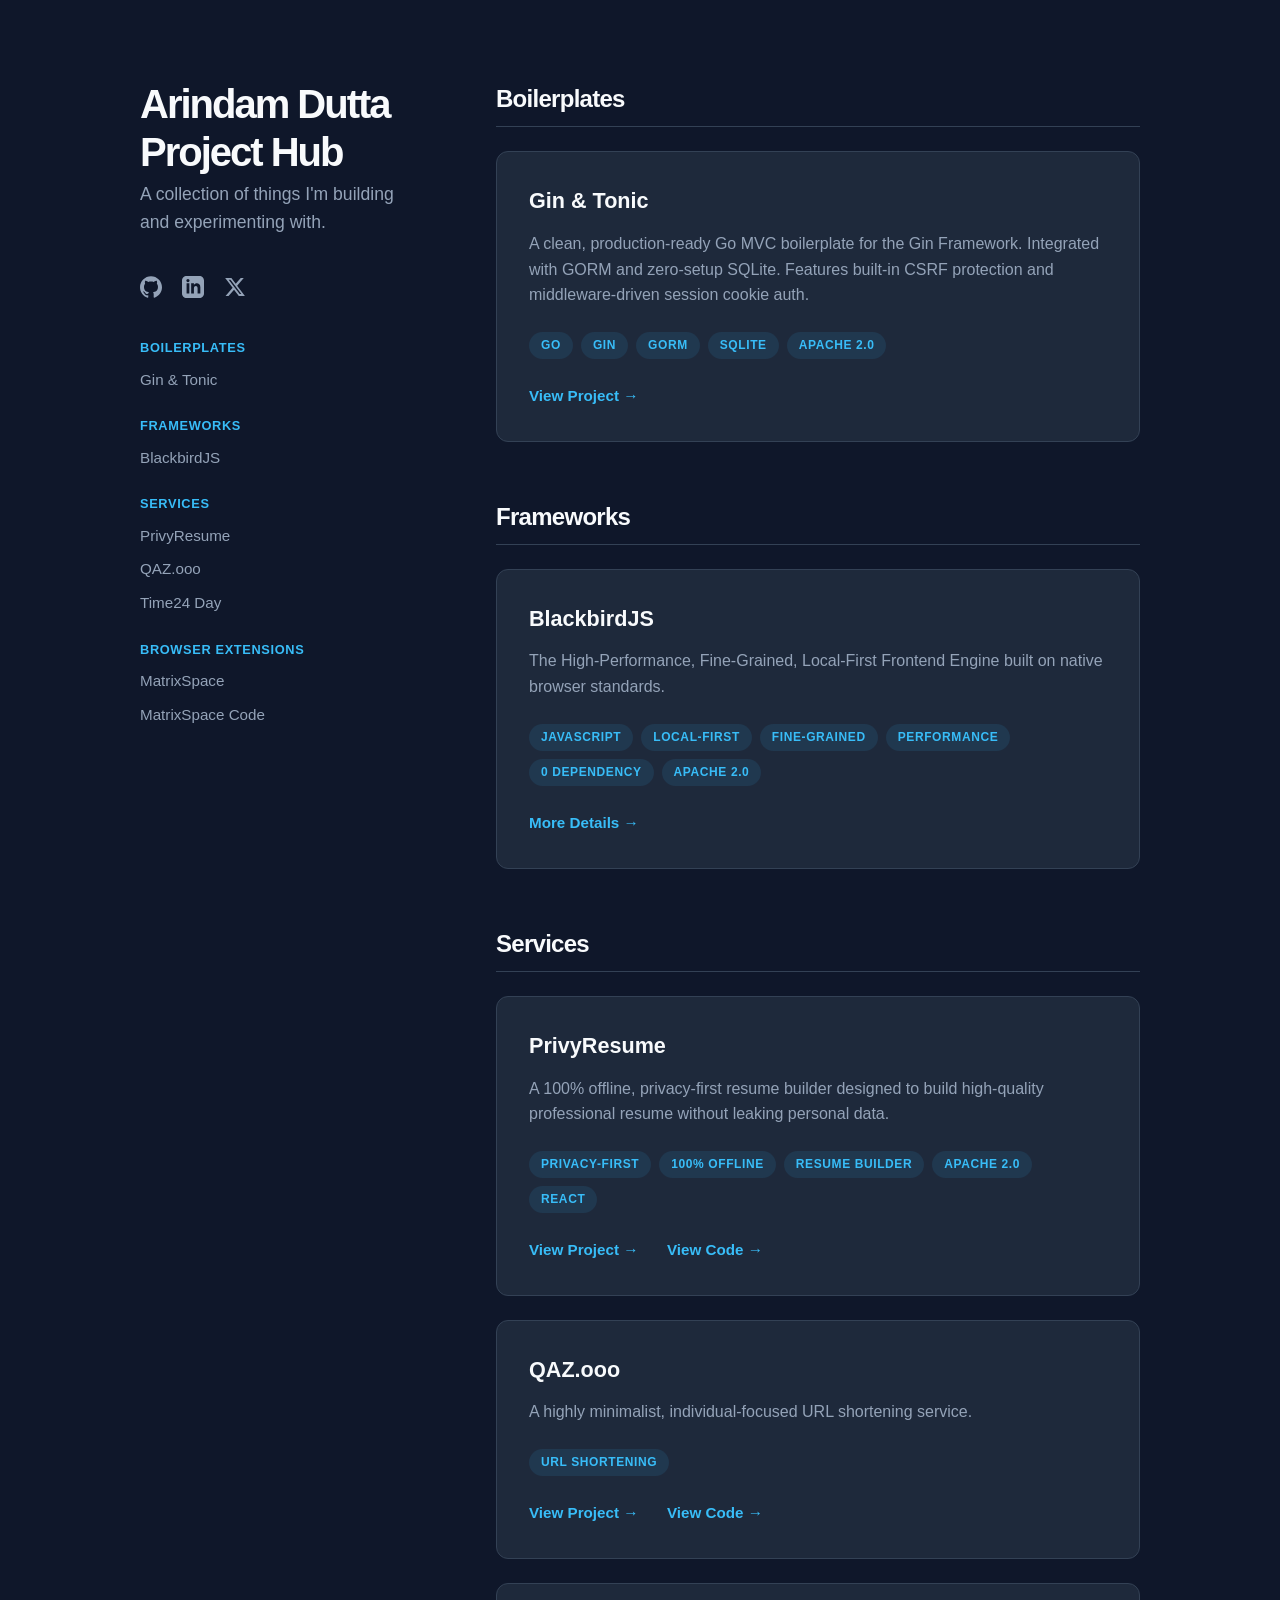
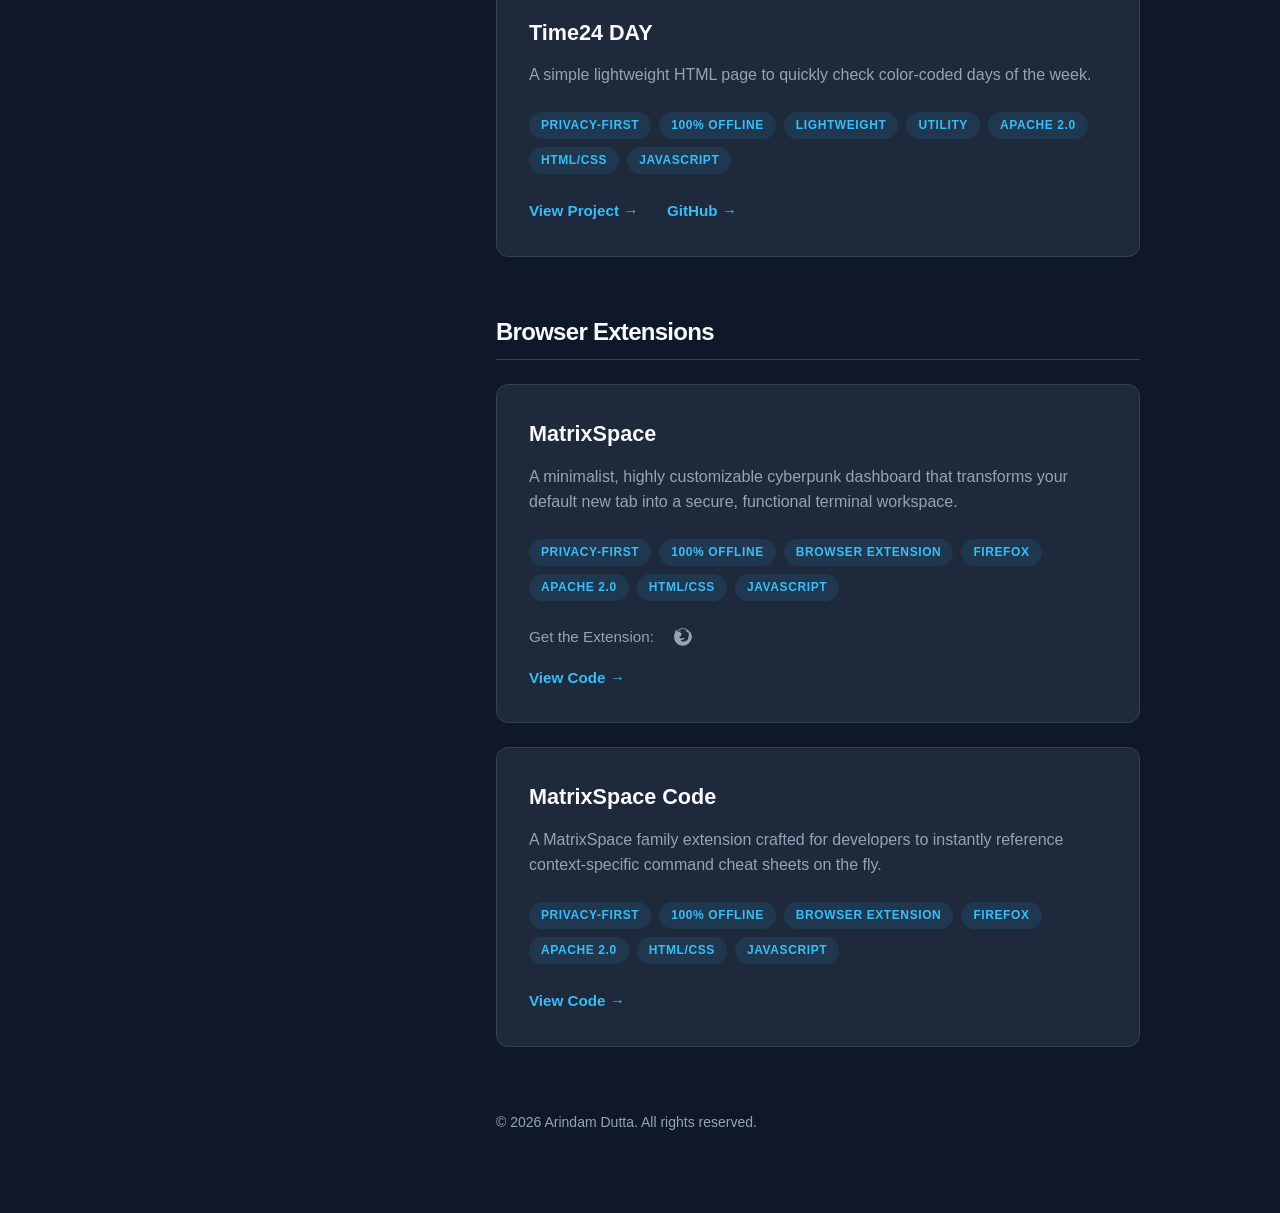
<file: index.html>
<!DOCTYPE html>
<html lang="en">

<head>
  <meta charset="UTF-8">
  <meta name="viewport" content="width=device-width, initial-scale=1.0">
  <title>Project Hub | Arindam Dutta</title>
  <!-- Link to the external CSS file -->
  <link rel="stylesheet" href="style.css">
</head>

<body>

  <div class="container">
    <!-- Sidebar Section (Hidden completely on mobile, visible on desktop) -->
    <aside class="sidebar">
      <div class="sidebar-content">
        <div class="brand">
          <h1>Arindam Dutta <br />Project Hub</h1>
          <p>A collection of things I'm building and experimenting with.</p>
        </div>

        <!-- Social Icons Section -->
        <div class="social-links">
          <a href="https://github.com/adu013" class="social-icon" target="_blank" rel="noopener noreferrer"
            title="GitHub">
            <svg viewBox="0 0 24 24">
              <path
                d="M12 .297c-6.63 0-12 5.373-12 12 0 5.303 3.438 9.8 8.205 11.385.6.113.82-.258.82-.577 0-.285-.01-1.04-.015-2.04-3.338.724-4.042-1.61-4.042-1.61C4.422 18.07 3.633 17.7 3.633 17.7c-1.087-.744.084-.729.084-.729 1.205.084 1.838 1.236 1.838 1.236 1.07 1.835 2.809 1.305 3.495.998.108-.776.417-1.305.76-1.605-2.665-.3-5.466-1.332-5.466-5.93 0-1.31.465-2.38 1.235-3.22-.135-.303-.54-1.523.105-3.176 0 0 1.005-.322 3.3 1.23.96-.267 1.98-.399 3-.405 1.02.006 2.04.138 3 .405 2.28-1.552 3.285-1.23 3.285-1.23.645 1.653.24 2.873.12 3.176.765.84 1.23 1.91 1.23 3.22 0 4.61-2.805 5.625-5.475 5.92.42.36.81 1.096.81 2.22 0 1.606-.015 2.896-.015 3.286 0 .315.21.69.825.57C20.565 22.092 24 17.592 24 12.297c0-6.627-5.373-12-12-12" />
            </svg>
          </a>
          <a href="https://linkedin.com/in/adu013" class="social-icon" target="_blank" rel="noopener noreferrer"
            title="LinkedIn">
            <svg viewBox="0 0 24 24">
              <path
                d="M19 0h-14c-2.761 0-5 2.239-5 5v14c0 2.761 2.239 5 5 5h14c2.762 0 5-2.239 5-5v-14c0-2.761-2.238-5-5-5zm-11 19h-3v-11h3v11zm-1.5-12.268c-.966 0-1.75-.779-1.75-1.75s.784-1.75 1.75-1.75 1.75.779 1.75 1.75-.784 1.75-1.75 1.75zm13.5 12.268h-3v-5.604c0-3.368-4-3.113-4 0v5.604h-3v-11h3v1.765c1.396-2.586 7-2.777 7 2.476v6.759z" />
            </svg>
          </a>
          <a href="https://x.com/adu013" class="social-icon" target="_blank" rel="noopener noreferrer"
            title="X (Twitter)">
            <svg viewBox="0 0 24 24">
              <path
                d="M18.244 2.25h3.308l-7.227 8.26 8.502 11.24H16.17l-5.214-6.817L4.99 21.75H1.68l7.73-8.835L1.254 2.25H8.08l4.713 6.231zm-1.161 17.52h1.833L7.084 4.126H5.117z" />
            </svg>
          </a>
        </div>

        <!-- Grouped Navigation Menu -->
        <nav class="project-nav">
          <!-- Boilerplates Section -->
          <div class="nav-group">
            <h3>Boilerplates</h3>
            <ul>
              <li><a href="#gin-and-tonic">Gin & Tonic</a></li>
            </ul>
          </div>

          <!-- Frameworks Section -->
          <div class="nav-group">
            <h3>Frameworks</h3>
            <ul>
              <li><a href="#blackbirdjs">BlackbirdJS</a></li>
            </ul>
          </div>

          <!-- Services Section -->
          <div class="nav-group">
            <h3>Services</h3>
            <ul>
              <li><a href="#privy-resume">PrivyResume</a></li>
              <li><a href="#qazooo">QAZ.ooo</a></li>
              <li><a href="#time24-day">Time24 Day</a></li>
            </ul>
          </div>

          <div class="nav-group">
            <h3>Browser Extensions</h3>
            <ul>
              <li><a href="#matrixspace">MatrixSpace</a></li>
              <li><a href="#matrixspace-code">MatrixSpace Code</a></li>
            </ul>
          </div>

        </nav>
      </div>
    </aside>

    <!-- Main Project Content -->
    <div class="main-content">
      <!-- Mobile Heading (Only visible on small viewports) -->
      <div class="mobile-heading">
        <h1>Arindam Dutta <br />Project Hub</h1>
        <p>A collection of things I'm building and experimenting with.</p>
      </div>

      <main class="project-list">
        <!-- Boilerplates Section -->
        <section class="project-section">
          <h2 class="section-title">Boilerplates</h2>

          <!-- Gin & Tonic Card -->
          <div class="card" id="gin-and-tonic">
            <div class="card-content">
              <h2>Gin &amp; Tonic</h2>
              <p>A clean, production-ready Go MVC boilerplate for the Gin Framework. Integrated with GORM and zero-setup
                SQLite. Features built-in CSRF protection and middleware-driven session cookie auth.</p>
              <div class="tags">
                <span class="tag">Go</span>
                <span class="tag">Gin</span>
                <span class="tag">GORM</span>
                <span class="tag">SQLite</span>
                <span class="tag">Apache 2.0</span>
              </div>
            </div>
            <div class="card-links">
              <a href="https://github.com" target="_blank">View Project &rarr;</a>
            </div>
          </div>
        </section>

        <!-- Frameworks Section -->
        <section class="project-section">
          <h2 class="section-title">Frameworks</h2>

          <!-- BlackbirdJS Card -->
          <div class="card" id="blackbirdjs">
            <div class="card-content">
              <h2>BlackbirdJS</h2>
              <p>The High-Performance, Fine-Grained, Local-First Frontend Engine built on native browser standards.</p>
              <div class="tags">
                <span class="tag">JavaScript</span>
                <span class="tag">Local-First</span>
                <span class="tag">Fine-Grained</span>
                <span class="tag">Performance</span>
                <span class="tag">0 Dependency</span>
                <span class="tag">Apache 2.0</span>
              </div>
            </div>
            <div class="card-links">
              <a href="https://blackbirdjs.dev" target="_blank">More Details &rarr;</a>
            </div>
          </div>
        </section>


        <!-- Services Section -->
        <section class="project-section">
          <h2 class="section-title">Services</h2>

          <!-- PrivyResume Card -->
          <div class="card" id="privy-resume">
            <div class="card-content">
              <h2>PrivyResume</h2>
              <p>A 100% offline, privacy-first resume builder designed to build high-quality professional resume without
                leaking personal data.</p>
              <div class="tags">
                <span class="tag">Privacy-first</span>
                <span class="tag">100% Offline</span>
                <span class="tag">Resume Builder</span>
                <span class="tag">Apache 2.0</span>
                <span class="tag">React</span>
              </div>
            </div>
            <div class="card-links">
              <a href="https://privy-resume.traxrep.com/" target="_blank">View Project &rarr;</a>
              <a href="https://github.com/adu013/privy-resume" target="_blank" style="margin-left: 1.5rem;">View Code
                &rarr;</a>
            </div>
          </div>

          <!-- QAZ.ooo Card -->
          <div class="card" id="qazooo">
            <div class="card-content">
              <h2>QAZ.ooo</h2>
              <p>A highly minimalist, individual-focused URL shortening service.</p>
              <div class="tags">
                <span class="tag">URL Shortening</span>
              </div>
            </div>
            <div class="card-links">
              <a href="https://qaz.ooo" target="_blank">View Project &rarr;</a>
              <a href="https://github.com/adu013/qazooo/" target="_blank" style="margin-left: 1.5rem;">View Code
                &rarr;</a>
            </div>
          </div>

          <!-- Time24 DAY Card -->
          <div class="card" id="time24-day">
            <div class="card-content">
              <h2>Time24 DAY</h2>
              <p>A simple lightweight HTML page to quickly check color-coded days of the week.</p>
              <div class="tags">
                <span class="tag">Privacy-first</span>
                <span class="tag">100% Offline</span>
                <span class="tag">Lightweight</span>
                <span class="tag">Utility</span>
                <span class="tag">Apache 2.0</span>
                <span class="tag">HTML/CSS</span>
                <span class="tag">JavaScript</span>
              </div>
            </div>
            <div class="card-links">
              <a href="https://day.time24.cc" target="_blank">View Project &rarr;</a>
              <a href="https://github.com/adu013/day.time24" target="_blank" style="margin-left: 1.5rem;">GitHub
                &rarr;</a>
            </div>
          </div>
        </section>


        <!-- Browser Extensions Section -->
        <section class="project-section">
          <h2 class="section-title">Browser Extensions</h2>

          <!-- MatrixSpace Dashboard Card -->
          <div class="card" id="matrixspace">
            <div class="card-content">
              <h2>MatrixSpace</h2>
              <p>A minimalist, highly customizable cyberpunk dashboard that transforms your default new tab into a
                secure, functional terminal workspace.</p>
              <div class="tags">
                <span class="tag">Privacy-first</span>
                <span class="tag">100% Offline</span>
                <span class="tag">Browser Extension</span>
                <span class="tag">Firefox</span>
                <span class="tag">Apache 2.0</span>
                <span class="tag">HTML/CSS</span>
                <span class="tag">JavaScript</span>
              </div>
            </div>
            <div class="browsers-links" style="margin-bottom: 0.95rem;">
              Get the Extension:
              <a class="browsers-icon" href="https://addons.mozilla.org/en-US/firefox/addon/matrixspace/"
                target="_blank" title="Get the extention for Firefox">
                <svg viewBox="0 0 512 512" enable-background="new 0 0 512 512" xml:space="preserve">
                  <g id="SVGRepo_bgCarrier" stroke-width="0"></g>
                  <g id="SVGRepo_tracerCarrier" stroke-linecap="round" stroke-linejoin="round"></g>
                  <g id="SVGRepo_iconCarrier">
                    <g id="b75708d097f2188dff6617b0f00facd0">
                      <path display="inline"
                        d="M511.485,207.83c-0.149-4.707-10.306,22.244-10.711,17.619c-3.021-34.426-10.251-75.365-28.45-103.482 c1.014,5.525-2.582,10.542-5.575,15.052C424.72,60.698,343.521,8.981,250.235,8.981c-72.646,0-137.963,31.362-183.161,81.282 c-4.978-9.444-8.688-22.049-11.08-37.801c-17.838,17.488-26.707,48.39-26.604,92.791c-1.966,3.915-3.83,7.889-5.591,11.918 c-4.381,6.628-10.15,15.579-13.089,20.917C3.072,191.714,0.882,203.031,0.5,212.703c0.062-0.099,0.12-0.189,0.176-0.28 c0.065,2.001,0.326,3.932,0.843,5.736l5.295-4.312c-2.355,13.7-3.597,27.78-3.597,42.152 c0,136.425,110.593,247.019,247.019,247.019c0.391,0,0.779-0.013,1.169-0.015c0.517,0.003,1.031,0.015,1.548,0.015 c0.828,0,1.652-0.023,2.478-0.03c69.305-0.684,131.78-29.888,176.232-76.461c34.243-35.873,63.716-87.972,71.458-139.32 c1.825-12.113,3.616-18.271,4.755-34.171C508.503,244.273,511.749,216.195,511.485,207.83z M161.783,46.594 c28.005-11.845,57.765-17.851,88.453-17.851c30.688,0,60.448,6.006,88.452,17.851c10.745,4.545,21.049,9.882,30.883,15.958 c-18.2-4.293-39.017-6.815-62.39-7.5c12.562,2.506,23.224,5.621,31.837,9.574c13.293,5.867,22.031,13.412,26.112,22.39 c-12.339-2.272-23.471-1.434-33.291,2.396c70.398,27.772,103.808,60.82,99.971,99.008c-5.148-8.02-11.979-13.288-20.719-15.917 c10.782,41.903,11.863,76.5,3.125,103.799c-5.988-18.202-8.148-38.028-13.063-41.858c6.838,56.153-5.739,106.624-31.001,133.68 c4.786-16.521,6.708-30.044,5.62-40.708c-29.683,44.426-60.094,58.476-97.936,59.917c-14.956-0.128-29.088-2.392-42.375-6.71 c-0.137,0.005-0.272,0-0.407,0.005c0.131-0.005,0.262-0.009,0.394-0.013c-19.497-6.537-37.18-17.682-52.898-33.533 c24.564,2.046,46.958-2.21,66.679-12.187l32.327-20.964l-0.119-0.107c4.191-1.557,8.14-1.442,11.977,0.354 c7.898-1.077,10.643-5.268,8.013-12.327c-3.825-5.268-9.574-10.058-16.998-14.24c-16.165-8.392-33.045-7.076-50.643,4.059 c-16.765,9.463-32.925,9.102-48.608-0.961c-10.298-7.056-20.232-16.519-29.811-28.369l-3.834-5.624l14.727-19.755 c10.541,0.957,22.633,3.348,36.275,7.301c2.275-13.05-0.716-26.7-8.976-40.703c0-0.124,0-0.243,0-0.243 c12.813-11.854,24.187-20.471,33.878-25.98c4.315-2.276,10.298-17.956,5.992-20.594c-8.978,0.485-17.961-0.115-26.938-1.915 l-0.12,0.361c-3.715-1.077-8.381-4.311-14.13-9.82l-14.727-14.365c0,0-4.429-5.029-4.072-5.268 c2.034-10.897,5.392-20.232,10.178-28.257c0,0,15.083-17.356,28.62-26.457c-25.148,3.114-47.895,14.369-68.127,33.767 c-16.761-6.114-36.634-4.791-59.505,3.944l0.118-0.115c-1.72-0.789-3.37-1.758-4.954-2.896c3.142-3.557,6.392-7.036,9.771-10.415 C110.417,74.427,134.724,58.039,161.783,46.594z">
                      </path>
                    </g>
                  </g>
                </svg>
              </a>
              <!-- <a class="browsers-icon" href="https://addons.mozilla.org/en-US/firefox/addon/matrixspace/" target="_blank" title="Get the extention for Chrome">
            <svg viewBox="0 0 32 32"><g id="SVGRepo_bgCarrier" stroke-width="0"></g><g id="SVGRepo_tracerCarrier" stroke-linecap="round" stroke-linejoin="round"></g><g id="SVGRepo_iconCarrier"> <path d="M21.25 11.031h-10.063c-0.969 0-1.844 0.313-2.625 0.781-1.344 0.844-2.25 2.344-2.313 4.031l-3.875-6.719c2.063-2.625 5.219-4.344 8.813-4.344 4.406 0 8.25 2.563 10.063 6.25zM1.875 9.75l5 8.688c0.031 0.031 0.031 0.063 0.063 0.094 0.438 0.781 1.125 1.406 1.938 1.844 0.719 0.344 1.469 0.594 2.313 0.594s1.625-0.25 2.344-0.594l-3.906 6.719c-5.438-0.781-9.625-5.438-9.625-11.094 0-2.313 0.688-4.469 1.875-6.25zM13.813 11.813h7.781c0.5 1.281 0.813 2.719 0.813 4.188 0 6.188-5.031 11.188-11.219 11.188-0.25 0-0.469 0-0.719-0.031l5-8.625c0.031-0.031 0.031-0.063 0.063-0.094 0.406-0.75 0.625-1.563 0.625-2.438v-0.156c-0.063-1.688-1-3.188-2.344-4.031zM7.469 16c0-2.094 1.625-3.75 3.719-3.75s3.75 1.656 3.75 3.75-1.656 3.75-3.75 3.75-3.719-1.656-3.719-3.75z"></path> </g></svg>
          </a> -->
            </div>
            <div class="card-links">
              <a href="https://github.com/adu013/matrixspace" target="_blank">View Code &rarr;</a>
            </div>
          </div>

          <!-- MatrixSpace Cheat Sheet Card -->
          <div class="card" id="matrixspace-code">
            <div class="card-content">
              <h2>MatrixSpace Code</h2>
              <p>A MatrixSpace family extension crafted for developers to instantly reference context-specific command
                cheat sheets on the fly.</p>
              <div class="tags">
                <span class="tag">Privacy-first</span>
                <span class="tag">100% Offline</span>
                <span class="tag">Browser Extension</span>
                <span class="tag">Firefox</span>
                <span class="tag">Apache 2.0</span>
                <span class="tag">HTML/CSS</span>
                <span class="tag">JavaScript</span>
              </div>
            </div>
            <!-- <div class="browsers-links" style="margin-bottom: 0.95rem;">
          Get the Extension:
          <a class="browsers-icon" href="https://addons.mozilla.org/en-US/firefox/addon/matrixspace/" target="_blank" title="Get the extention for Firefox">
            <svg viewBox="0 0 512 512" enable-background="new 0 0 512 512" xml:space="preserve"><g id="SVGRepo_bgCarrier" stroke-width="0"></g><g id="SVGRepo_tracerCarrier" stroke-linecap="round" stroke-linejoin="round"></g><g id="SVGRepo_iconCarrier"> <g id="b75708d097f2188dff6617b0f00facd0"> <path display="inline" d="M511.485,207.83c-0.149-4.707-10.306,22.244-10.711,17.619c-3.021-34.426-10.251-75.365-28.45-103.482 c1.014,5.525-2.582,10.542-5.575,15.052C424.72,60.698,343.521,8.981,250.235,8.981c-72.646,0-137.963,31.362-183.161,81.282 c-4.978-9.444-8.688-22.049-11.08-37.801c-17.838,17.488-26.707,48.39-26.604,92.791c-1.966,3.915-3.83,7.889-5.591,11.918 c-4.381,6.628-10.15,15.579-13.089,20.917C3.072,191.714,0.882,203.031,0.5,212.703c0.062-0.099,0.12-0.189,0.176-0.28 c0.065,2.001,0.326,3.932,0.843,5.736l5.295-4.312c-2.355,13.7-3.597,27.78-3.597,42.152 c0,136.425,110.593,247.019,247.019,247.019c0.391,0,0.779-0.013,1.169-0.015c0.517,0.003,1.031,0.015,1.548,0.015 c0.828,0,1.652-0.023,2.478-0.03c69.305-0.684,131.78-29.888,176.232-76.461c34.243-35.873,63.716-87.972,71.458-139.32 c1.825-12.113,3.616-18.271,4.755-34.171C508.503,244.273,511.749,216.195,511.485,207.83z M161.783,46.594 c28.005-11.845,57.765-17.851,88.453-17.851c30.688,0,60.448,6.006,88.452,17.851c10.745,4.545,21.049,9.882,30.883,15.958 c-18.2-4.293-39.017-6.815-62.39-7.5c12.562,2.506,23.224,5.621,31.837,9.574c13.293,5.867,22.031,13.412,26.112,22.39 c-12.339-2.272-23.471-1.434-33.291,2.396c70.398,27.772,103.808,60.82,99.971,99.008c-5.148-8.02-11.979-13.288-20.719-15.917 c10.782,41.903,11.863,76.5,3.125,103.799c-5.988-18.202-8.148-38.028-13.063-41.858c6.838,56.153-5.739,106.624-31.001,133.68 c4.786-16.521,6.708-30.044,5.62-40.708c-29.683,44.426-60.094,58.476-97.936,59.917c-14.956-0.128-29.088-2.392-42.375-6.71 c-0.137,0.005-0.272,0-0.407,0.005c0.131-0.005,0.262-0.009,0.394-0.013c-19.497-6.537-37.18-17.682-52.898-33.533 c24.564,2.046,46.958-2.21,66.679-12.187l32.327-20.964l-0.119-0.107c4.191-1.557,8.14-1.442,11.977,0.354 c7.898-1.077,10.643-5.268,8.013-12.327c-3.825-5.268-9.574-10.058-16.998-14.24c-16.165-8.392-33.045-7.076-50.643,4.059 c-16.765,9.463-32.925,9.102-48.608-0.961c-10.298-7.056-20.232-16.519-29.811-28.369l-3.834-5.624l14.727-19.755 c10.541,0.957,22.633,3.348,36.275,7.301c2.275-13.05-0.716-26.7-8.976-40.703c0-0.124,0-0.243,0-0.243 c12.813-11.854,24.187-20.471,33.878-25.98c4.315-2.276,10.298-17.956,5.992-20.594c-8.978,0.485-17.961-0.115-26.938-1.915 l-0.12,0.361c-3.715-1.077-8.381-4.311-14.13-9.82l-14.727-14.365c0,0-4.429-5.029-4.072-5.268 c2.034-10.897,5.392-20.232,10.178-28.257c0,0,15.083-17.356,28.62-26.457c-25.148,3.114-47.895,14.369-68.127,33.767 c-16.761-6.114-36.634-4.791-59.505,3.944l0.118-0.115c-1.72-0.789-3.37-1.758-4.954-2.896c3.142-3.557,6.392-7.036,9.771-10.415 C110.417,74.427,134.724,58.039,161.783,46.594z"> </path> </g> </g></svg>
          </a>
        </div> -->
            <div class="card-links">
              <a href="https://github.com/adu013/matrixspace-code" target="_blank">View Code &rarr;</a>
            </div>
          </div>
        </section>


      </main>

      <footer>
        <p>&copy; 2026 Arindam Dutta. All rights reserved.</p>
      </footer>
    </div>
  </div>

</body>

</html>
</file>
<file: style.css>
:root {
  --bg-color: #0f172a;
  --card-bg: #1e293b;
  --text-main: #f8fafc;
  --text-muted: #94a3b8;
  --accent: #38bdf8;
  --accent-hover: #7dd3fc;
  --border: #334155;
}

html {
  scroll-behavior: smooth;
  scroll-padding-top: 2rem;
}

* {
  box-sizing: border-box;
  margin: 0;
  padding: 0;
}

body {
  background-color: var(--bg-color);
  color: var(--text-main);
  font-family: -apple-system, BlinkMacSystemFont, "Segoe UI", Roboto, Helvetica, Arial, sans-serif;
  line-height: 1.6;
  padding: 3rem 1rem;
}

.container {
  max-width: 1000px;
  margin: 0 auto;
  display: flex;
  flex-direction: column;
}

/* Sidebar is completely hidden by default (mobile view) */
.sidebar {
  display: none;
}

/* Header context visible only on mobile view to explain the site */
.mobile-heading {
  margin-bottom: 3rem;
}

.mobile-heading h1 {
  font-size: 2.25rem;
  font-weight: 800;
  letter-spacing: -0.05em;
  margin-bottom: 0.5rem;
}

.mobile-heading p {
  color: var(--text-muted);
  font-size: 1.1rem;
}

/* Main Content Styles */
.main-content {
  width: 100%;
}

.project-list {
  display: flex;
  flex-direction: column;
  gap: 3.5rem;
}

.project-section {
  display: flex;
  flex-direction: column;
  gap: 1.5rem;
}

.section-title {
  font-size: 1.5rem;
  font-weight: 700;
  letter-spacing: -0.03em;
  border-bottom: 1px solid var(--border);
  padding-bottom: 0.5rem;
  color: var(--text-main);
}

.card {
  background-color: var(--card-bg);
  border: 1px solid var(--border);
  border-radius: 0.75rem;
  padding: 2rem;
  transition: transform 0.2s, border-color 0.2s;
  scroll-margin-top: 2rem;
}

.card:hover {
  transform: translateY(-2px);
  border-color: var(--accent);
}

.card-content h2 {
  font-size: 1.35rem;
  margin-bottom: 0.75rem;
}

.card-content p {
  color: var(--text-muted);
  font-size: 1rem;
  margin-bottom: 1.5rem;
}

.card-links-grouped {
  display: flex;
  flex-wrap: wrap;
  gap: 1rem;
  margin-top: auto;
}

.link-btn {
  text-decoration: none;
  font-size: 0.9rem;
  font-weight: 600;
  padding: 0.5rem 1rem;
  border-radius: 0.375rem;
  display: inline-flex;
  align-items: center;
  gap: 0.5rem;
  transition: background-color 0.2s, color 0.2s;
}

.github-btn {
  background-color: #334155;
  color: var(--text-main);
}

.github-btn:hover {
  background-color: #475569;
}

.firefox-btn {
  background-color: rgba(56, 189, 248, 0.1);
  color: var(--accent);
  border: 1px solid rgba(56, 189, 248, 0.2);
}

.firefox-btn:hover {
  background-color: rgba(56, 189, 248, 0.2);
  color: var(--accent-hover);
}

.btn-icon {
  width: 16px;
  height: 16px;
  fill: currentColor;
}

.tags {
  display: flex;
  flex-wrap: wrap;
  gap: 0.5rem;
  margin-bottom: 1.5rem;
}

.tag {
  background-color: rgba(56, 189, 248, 0.1);
  color: var(--accent);
  font-size: 0.75rem;
  font-weight: 600;
  padding: 0.25rem 0.75rem;
  border-radius: 9999px;
  text-transform: uppercase;
  letter-spacing: 0.05em;
}

.card-links a {
  color: var(--accent);
  text-decoration: none;
  font-size: 0.95rem;
  font-weight: 600;
  display: inline-flex;
  align-items: center;
}

.card-links a:hover {
  color: var(--accent-hover);
  text-decoration: underline;
}

.browsers-links {
  display: flex;
  gap: 1.25rem;
  color: var(--text-muted);
  font-size: 0.95rem;
}

.browsers-icon {
  color: var(--text-muted);
  transition: color 0.2s, transform 0.2s;
  display: inline-flex;
  align-items: center;
}

.browsers-icon:hover {
  color: var(--accent);
  transform: translateY(-1px);
}

.browsers-icon svg {
  width: 18px;
  height: 18px;
  fill: currentColor;
}

footer {
  margin-top: 4rem;
  text-align: left;
  color: var(--text-muted);
  font-size: 0.875rem;
}

/* Desktop Widescreen Media Query */
@media (min-width: 768px) {
  body {
    padding: 5rem 2rem;
  }

  .container {
    flex-direction: row;
    gap: 5rem;
  }

  /* Hide the mobile placeholder text on desktops */
  .mobile-heading {
    display: none;
  }

  /* Bring back the desktop-specific sticky sidebar layout */
  .sidebar {
    display: block;
    position: -webkit-sticky;
    position: sticky;
    top: 5rem;
    width: 30%;
    height: fit-content;
  }

  .sidebar-content {
    display: flex;
    flex-direction: column;
    gap: 2.5rem;
  }

  h1 {
    font-size: 2.5rem;
    font-weight: 800;
    letter-spacing: -0.05em;
    line-height: 1.2;
    margin-bottom: 0.25rem;
  }

  .sidebar p {
    color: var(--text-muted);
    font-size: 1.1rem;
  }

  /* Sidebar Grouped Navigation Layout */
  .project-nav {
    display: flex;
    flex-direction: column;
    gap: 1.5rem;
  }

  .nav-group h3 {
    font-size: 0.8rem;
    text-transform: uppercase;
    letter-spacing: 0.05em;
    color: var(--accent);
    margin-bottom: 0.5rem;
  }

  .project-nav ul {
    list-style: none;
    display: flex;
    flex-direction: column;
    gap: 0.5rem;
  }

  .project-nav a {
    color: var(--text-muted);
    text-decoration: none;
    font-size: 0.95rem;
    font-weight: 500;
    transition: color 0.2s;
  }

  .project-nav a:hover {
    color: var(--text-main);
  }

  .social-links {
    display: flex;
    gap: 1.25rem;
    color: var(--text-muted);
  }

  .social-icon {
    color: var(--text-muted);
    transition: color 0.2s, transform 0.2s;
    display: inline-flex;
    align-items: center;
  }

  .social-icon:hover {
    color: var(--accent);
    transform: translateY(-1px);
  }

  .social-icon svg {
    width: 22px;
    height: 22px;
    fill: currentColor;
  }

  .main-content {
    width: 70%;
  }

  html {
    scroll-padding-top: 5rem;
  }
}
</file>
